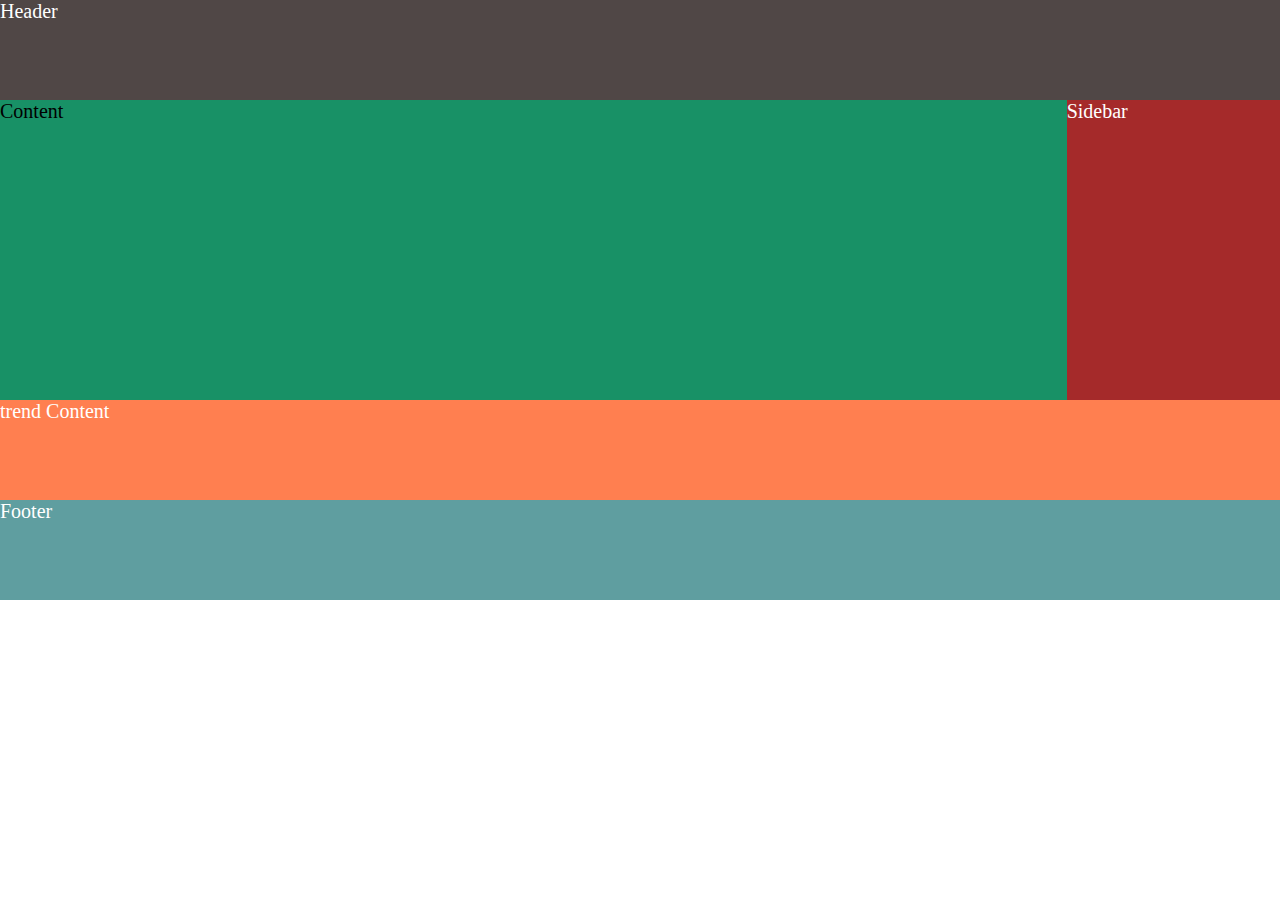
<file: pratice 1/index.html>
<!DOCTYPE html>
<html lang="en">
<head>
    <meta charset="UTF-8">
    <meta http-equiv="X-UA-Compatible" content="IE=edge">
    <meta name="viewport" content="width=device-width, initial-scale=1.0">
    <title>Document</title>
    <link rel="stylesheet" href="style.css">
</head>
<body>
    <div class="container">
        <div class="header">Header</div>
        <div class="content">Content</div>
        <div class="sidebar">Sidebar</div>
        <div class="trend-content">trend Content</div>
        <div class="footer">Footer</div>
      </div>
</body>
</html>
</file>
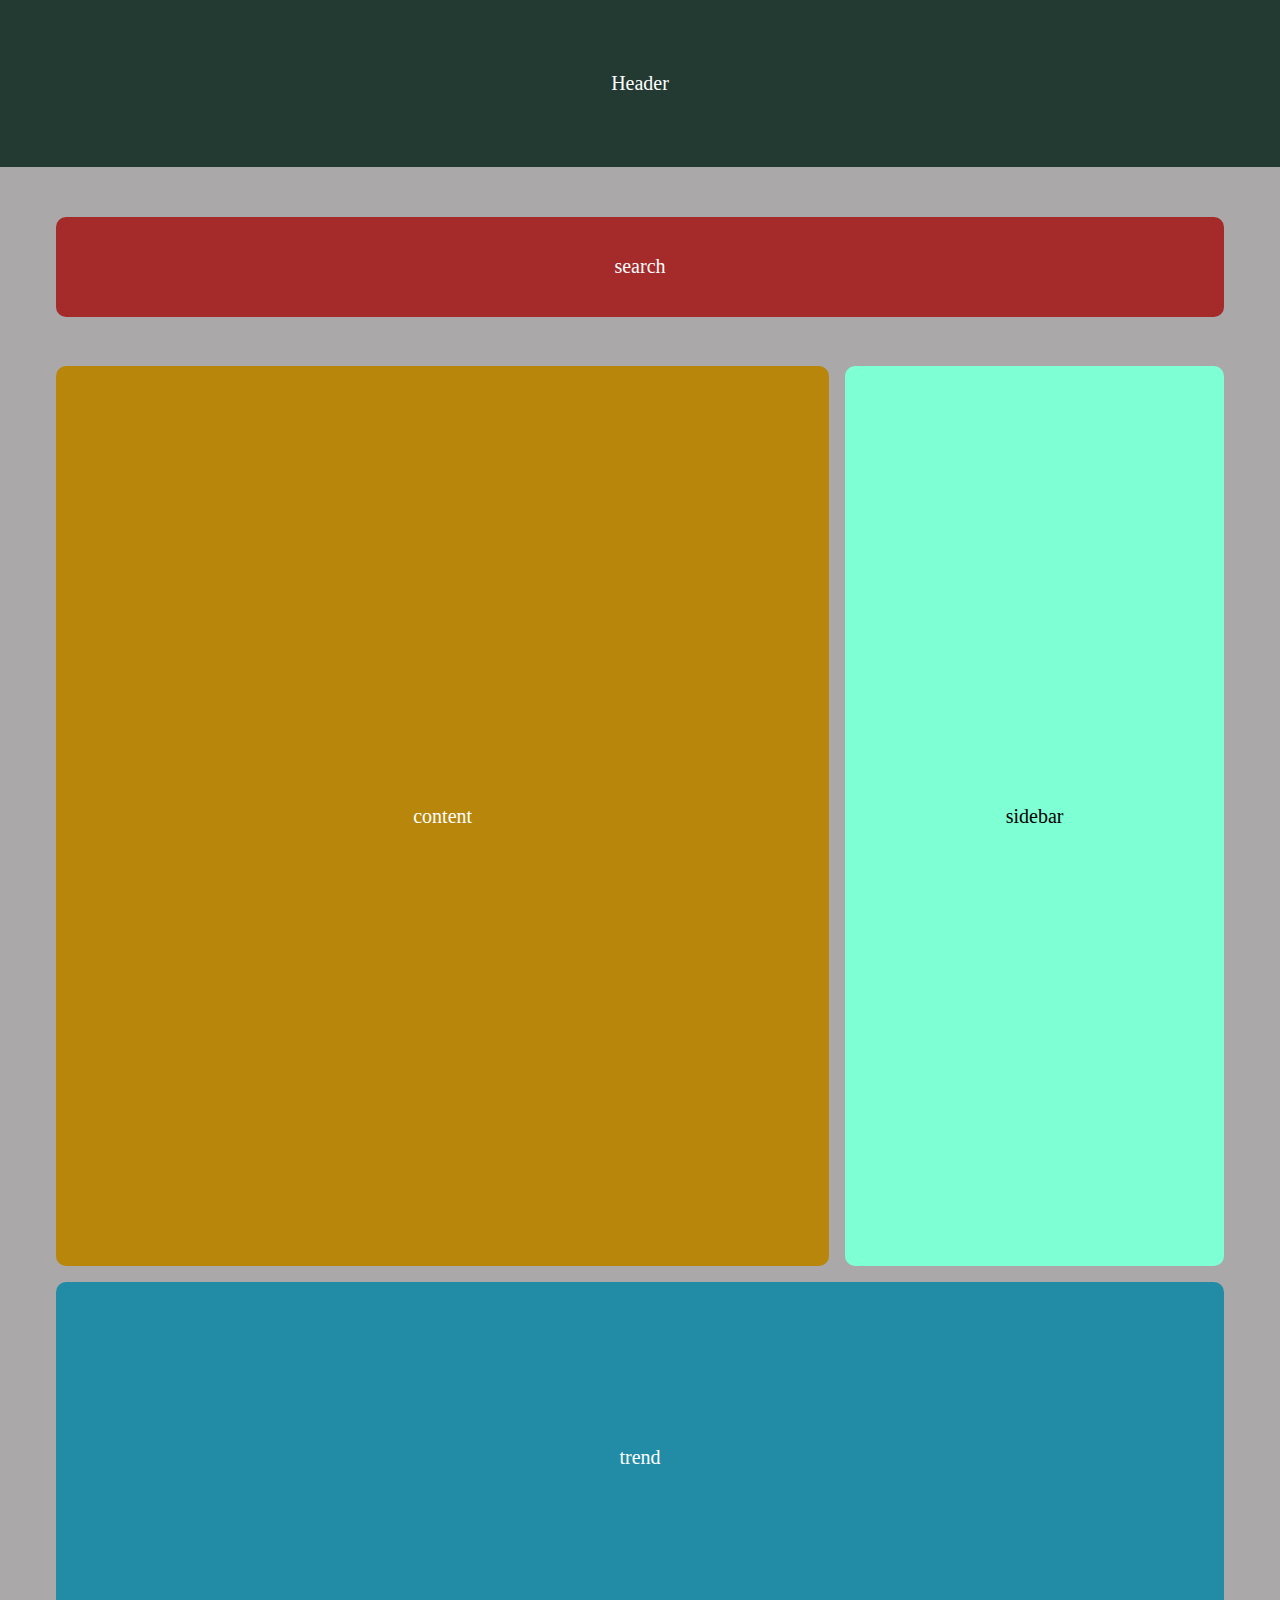
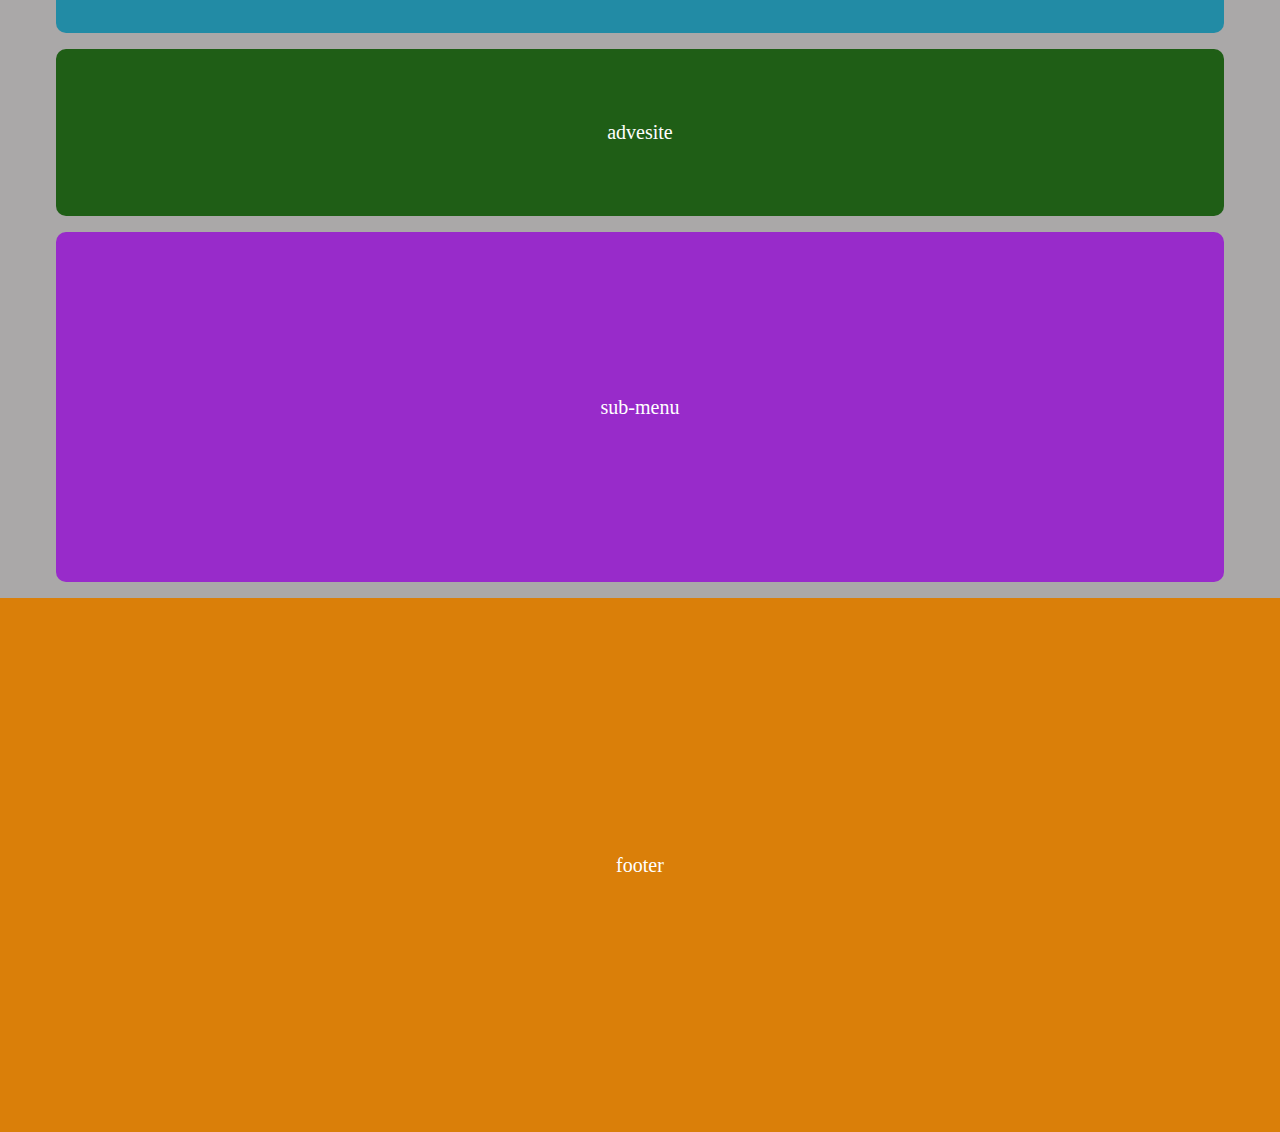
<file: pratice 2/index.html>
<!DOCTYPE html>
<html lang="en">
<head>
    <meta charset="UTF-8">
    <meta http-equiv="X-UA-Compatible" content="IE=edge">
    <meta name="viewport" content="width=device-width, initial-scale=1.0">
    <title>Document</title>
    <link rel="stylesheet" href="style.css">
</head>
<body>
    <div class="container">
        <div class="header">
            Header
        </div>
        <div class="search">search</div>
        <div class="content">content</div>
        <div class="sidebar">sidebar</div>
        <div class="trend">trend</div>
        <div class="adversite">advesite</div>
        <div class="sub-menu">sub-menu</div>
        <div class="footer">footer</div>
      </div>
</body>
</html>
</file>
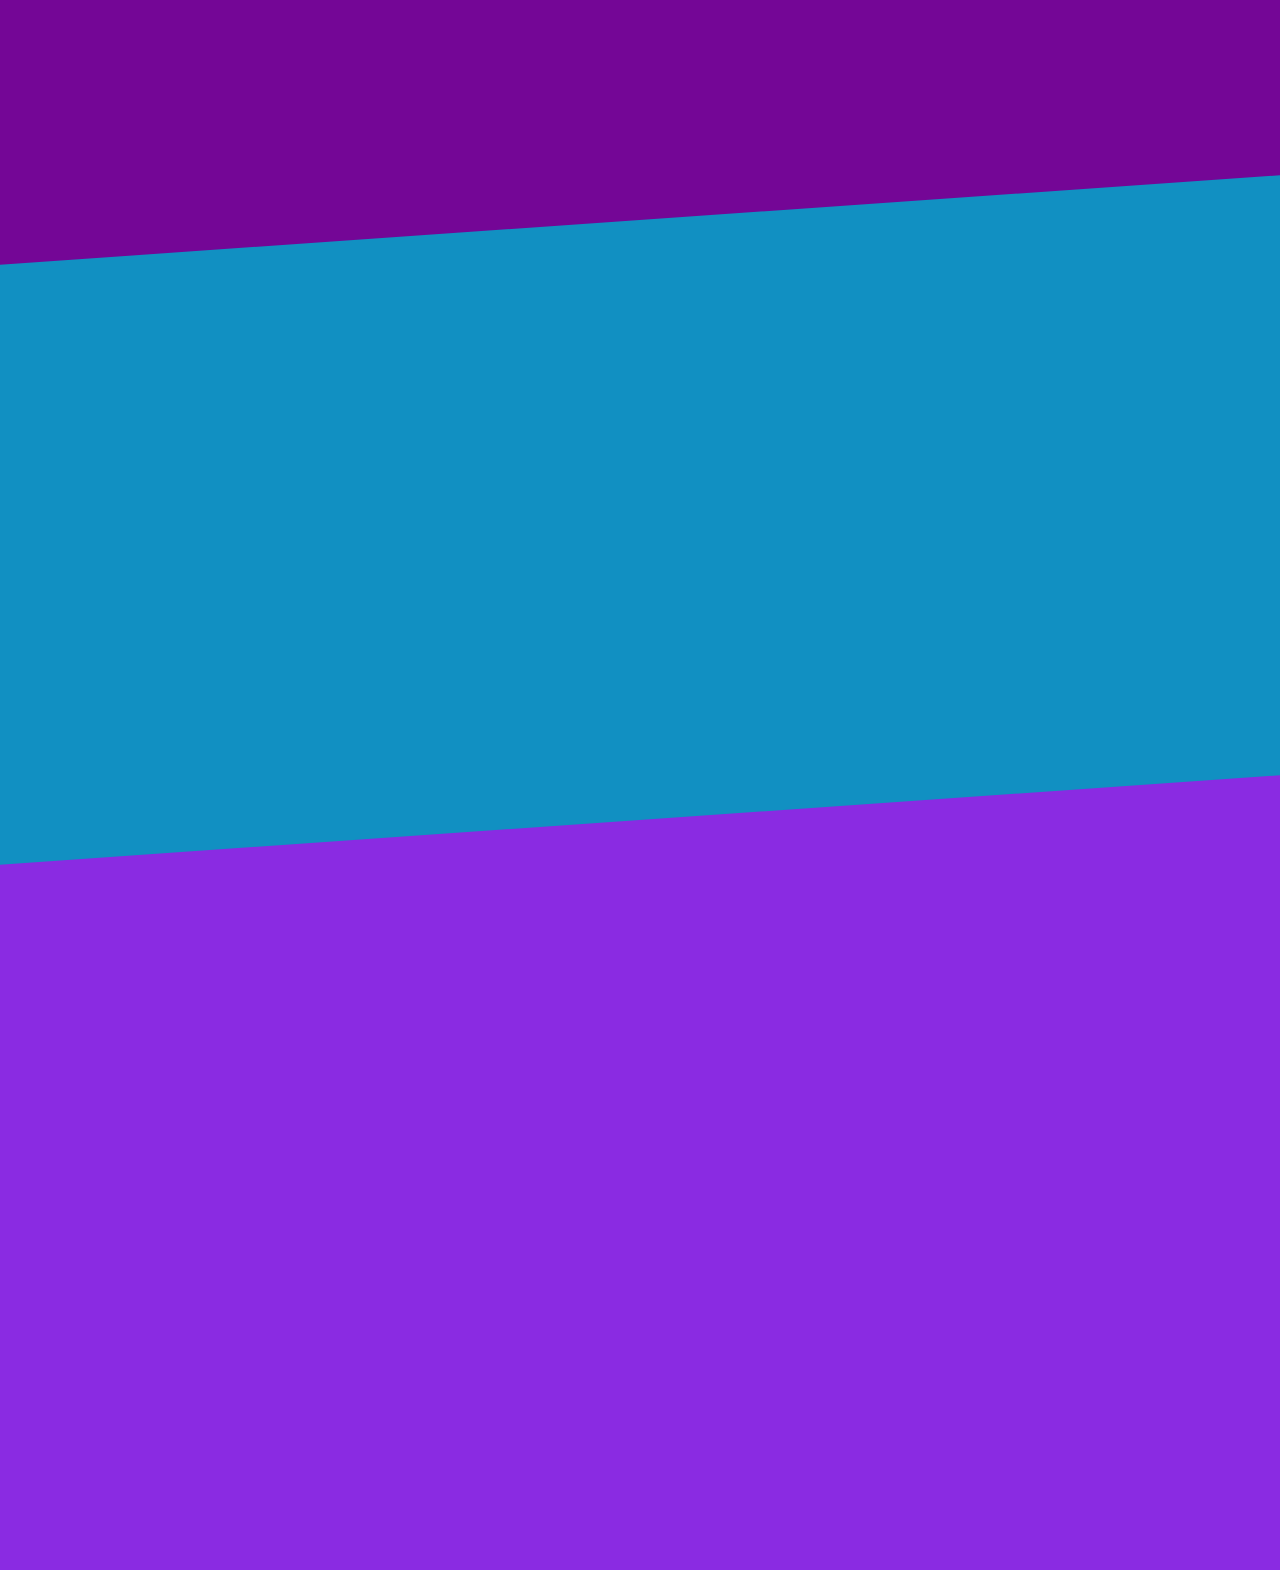
<file: pratice 4/index.html>
<!DOCTYPE html>
<html lang="en">
<head>
    <meta charset="UTF-8">
    <meta http-equiv="X-UA-Compatible" content="IE=edge">
    <meta name="viewport" content="width=device-width, initial-scale=1.0">
    <title>Skew Background</title>
    <link rel="stylesheet" href="style.css">
</head>
<body>
    <div class="container">
        <section class="header"></section>
        <section class="main--1"></section>
        <section class="gallery"></section>
    </div>
</body>
</html>
</file>
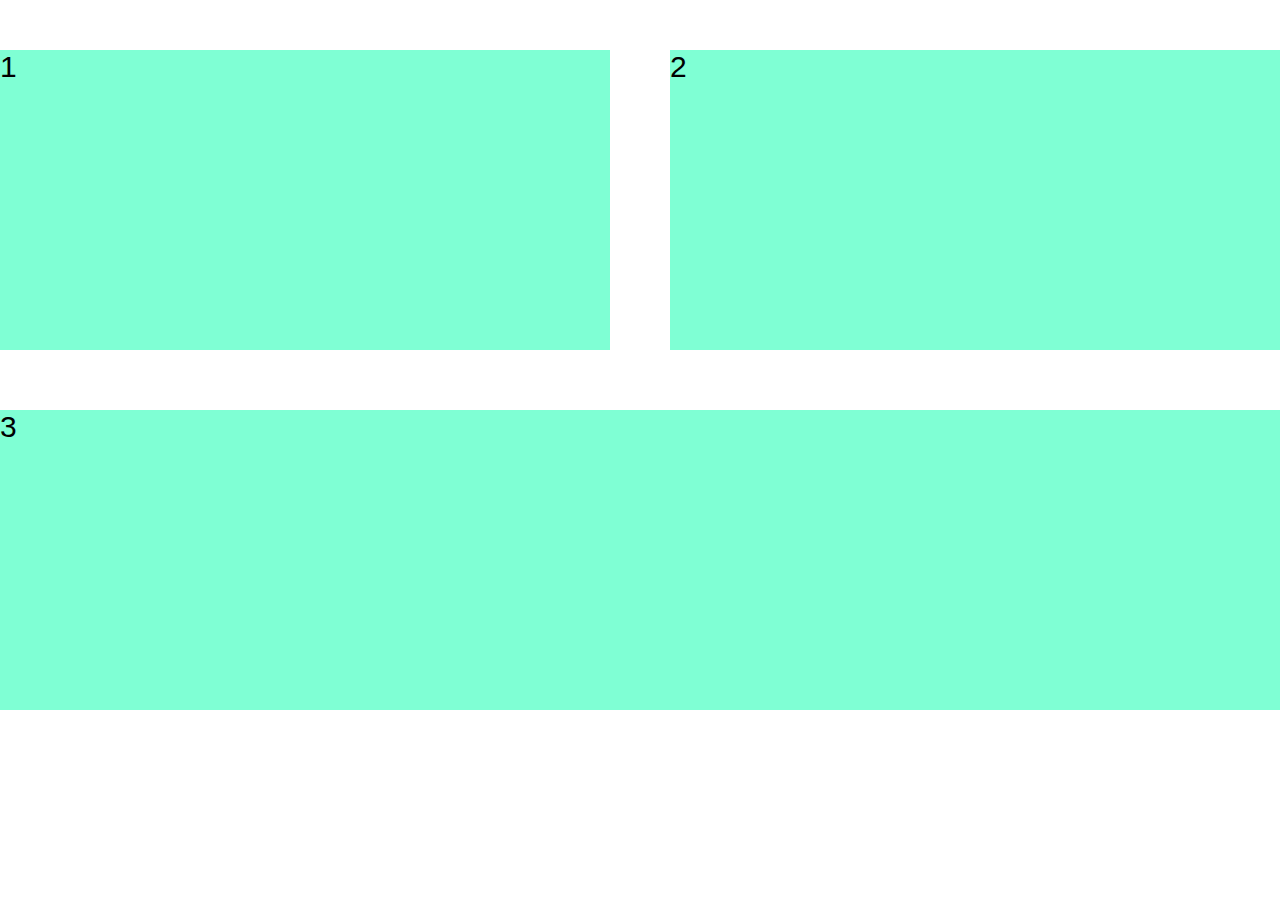
<file: pratice 5/index.html>
<!DOCTYPE html>
<html lang="en">
<head>
    <meta charset="UTF-8">
    <meta http-equiv="X-UA-Compatible" content="IE=edge">
    <meta name="viewport" content="width=device-width, initial-scale=1.0">
    <title>Flex Box Layouts</title>
    <link rel="stylesheet" href="style.css">
</head>
<body>
    <div class="container">
       <div class="columns">
        <div class="card flow">1</div>
        <div class="card flow">2</div>
        <div class="card flow">3</div>
       </div>
    </div>
</body>
</html>
</file>
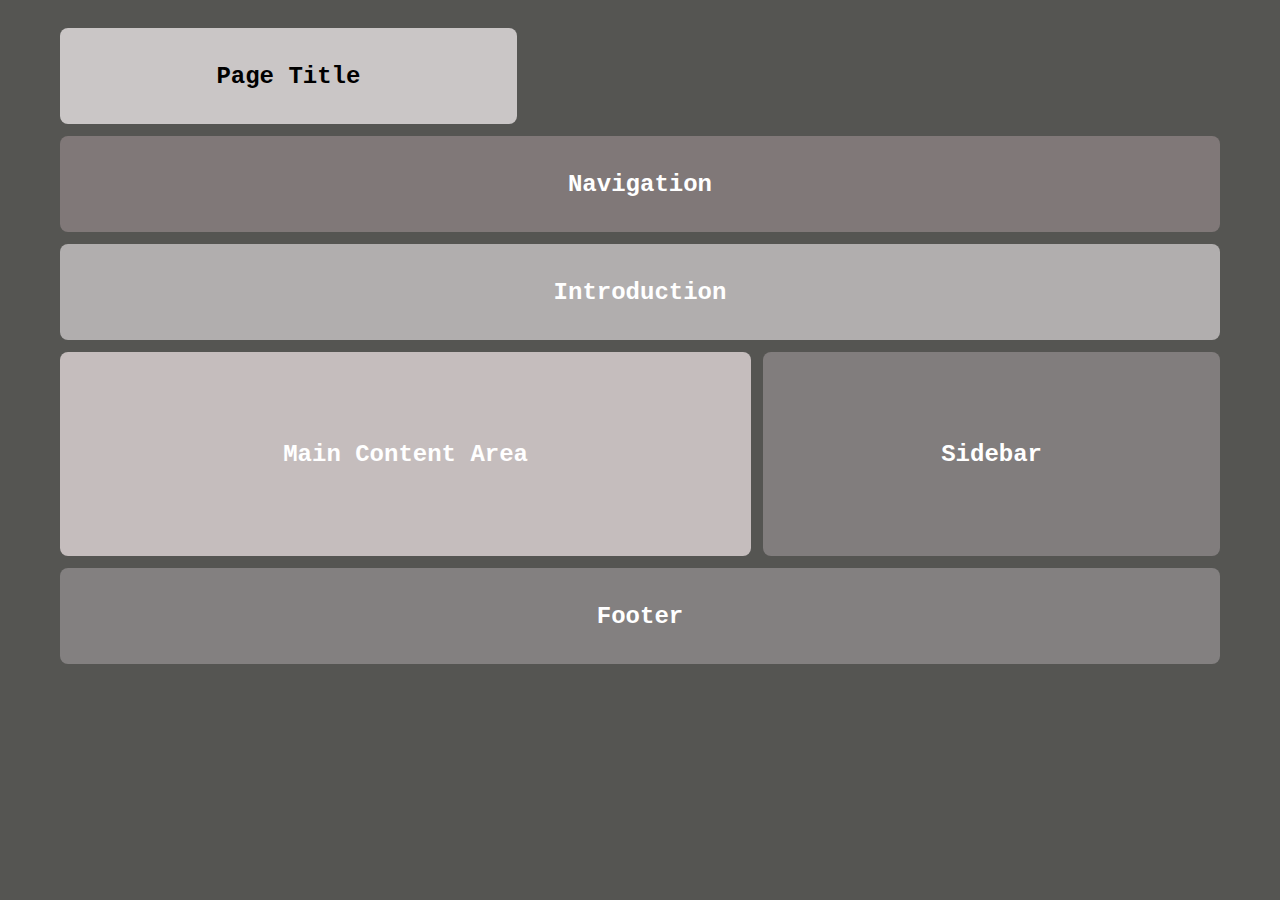
<file: pratice 3/grid area/index.html>
<!DOCTYPE html>
<html lang="en">
<head>
    <meta charset="UTF-8">
    <meta http-equiv="X-UA-Compatible" content="IE=edge">
    <meta name="viewport" content="width=device-width, initial-scale=1.0">
    <title>Pratice 3</title>
    <link rel="stylesheet" href="style.css">
</head>
<body>
    <div class="container">
        <div class="Page-Title">Page Title</div>
        <div class="Navigation">Navigation</div>
        <div class="Introduction">Introduction</div>
        <div class="Main-Content-Area">Main Content Area</div>
        <div class="Sidebar">Sidebar</div>
        <div class="Footer">Footer</div>
      </div>
</body>
</html>
</file>
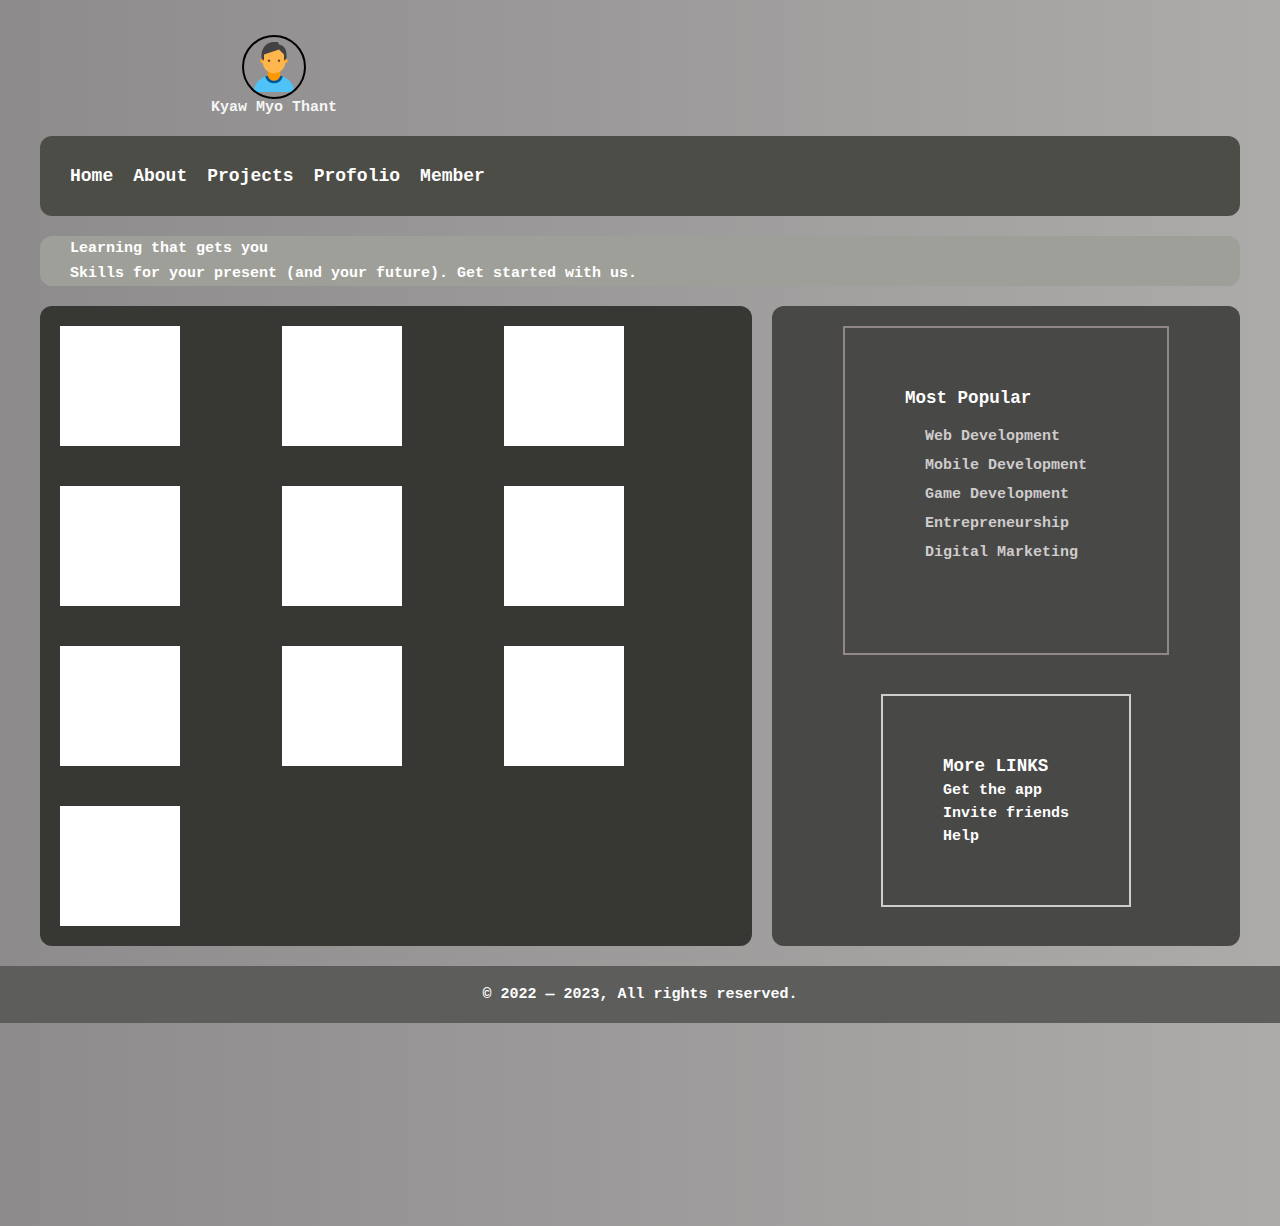
<file: pratice 3/grid name/index.html>
<!DOCTYPE html>
<html lang="en">
<head>
    <meta charset="UTF-8">
    <meta http-equiv="X-UA-Compatible" content="IE=edge">
    <meta name="viewport" content="width=device-width, initial-scale=1.0">
    <title>Grid Name</title>
    <link rel="stylesheet" href="style.css">
</head>
<body>
    <div class="container">
        <div class="Page-Title">
            <div class="avatar">
                <!-- Avatar image -->
                <img class="avatar__image" src="img/profile.png" />
                
            </div>
            <span>Kyaw Myo Thant</span>
        </div>
        <div class="Navigation">

            <ul class="menu-links">
                <li class="menu-item"><a href="#" class="menu-link">Home</a></li>
                <li class="menu-item"><a href="#" class="menu-link">About</a></li>
                <li class="menu-item"><a href="#" class="menu-link">Projects</a></li>
                <li class="menu-item"><a href="#" class="menu-link">Profolio</a></li>
                <li class="menu-item"><a href="#" class="menu-link">Member</a></li>
            </ul>

            <div class="dropdown">
                <!-- The trigger element -->
                <button class="menu">Menu</button>
            
                <!-- The content -->
                <ul class="dropdown__content">
                    <li>‌<a href="#">Home</a></li>
                    <hr> 
                    <li>‌<a href="#">Product</a></li>
                    <hr> 
                    <li>‌<a href="#">Profolio</a></li>
                    <hr> 
                    <li>‌<a href="#">Content</a></li>
                    <hr> 
                    <li>‌<a href="#">Member</a></li>
                </ul>
            </div>
        </div>
        <div class="Introduction">
            <p>Learning that gets you</p>
            <p>Skills for your present (and your future). Get started with us.</p>
        </div>
        <div class="Main-Content-Area">
            <div class="cards">
            <!-- A card with given width -->
            <div class="cards__item">
                <div class="card__link">
                    <div class="container">
                        <!-- Value -->
                        <div class="container__value">
                            1k
                        </div>
                    
                        <!-- Label -->
                        <div class="container__label">
                            ++
                        </div>
                    </div>
                </div>
            </div>
        
            <!-- Repeat other cards -->
            <div class="cards__item">
                <div class="card__link"></div>
            </div>
            <div class="cards__item">
                <div class="card__link"></div>
            </div>
            <div class="cards__item">
                <div class="card__link"></div>
            </div>

            <div class="cards__item">
                <div class="card__link"></div>
            </div>
            <div class="cards__item">
                <div class="card__link"></div>
            </div>
            <div class="cards__item">
                <div class="card__link"></div>
            </div>
            <div class="cards__item">
                <div class="card__link"></div>
            </div>
            <div class="cards__item">
                <div class="card__link"></div>
            </div>
            <div class="cards__item">
                <div class="card__link"></div>
            </div>
            
        </div></div>
        <div class="Sidebar">
           <div class="sidebar__content--1">
            <h3>Most Popular</h3>
            <ul class="siberbar-left">
                <li><a href="#">Web Development</a></li>
                <li><a href="#">Mobile Development</a></li>
                <li><a href="#">Game Development</a></li>
                <li><a href="#">Entrepreneurship</a></li>
                <li><a href="#">Digital Marketing</a></li>
            </ul>
           </div>

           <div class="sidebar__content--2">
            <h3>More LINKS</h3>

            <ul class="sidebar__right">
                <li>Get the app</li>
                <li>Invite friends</li>
                <li>Help</li>
            </ul>
           </div>
        
        </div>
        <div class="Footer">© 2022 — 2023,  All rights reserved.</div>
      </div>
</body>
</html>
</file>
<file: pratice 1/style.css>
*,
*::before,
*::after{
    padding: 0;
    margin: 0;
    box-sizing: border-box;
}

.container {  display: grid;
    grid-template-columns: 1fr 1fr 1fr 1fr 1fr 1fr;
    grid-template-rows: 1fr 1fr 1fr 1fr 1fr 1fr;
    grid-auto-rows: 1fr;
    /* gap: 5px 0px; */
    grid-auto-flow: row;
    grid-template-areas:
      "header header header header header header"
      "content content content content content sidebar"
      "content content content content content sidebar"
      "content content content content content sidebar"
      "trend-content trend-content trend-content trend-content trend-content trend-content"
      "footer footer footer footer footer footer";
      color: #fff;
      font-size: 20px;
      place-items: center;
  }
  
  .header { grid-area: header; background-color: rgb(80, 71, 70); width: 100%; height: 100px;}
  
  .content {
    width: 100%;
    height: 100%;
    grid-area: content;
    background-color: rgb(24, 145, 102);
    height: clac(100vh-100px);
    color: #000;
   place-items: center;
  }
  
  .sidebar { grid-area: sidebar; background-color: brown; height: 100%; width: 100%; }
  
  .trend-content { grid-area: trend-content; background-color: coral;height: 100%; width: 100%;}
  
  .footer { grid-area: footer; background-color: cadetblue; height: 100%; width: 100%;}
</file>
<file: pratice 2/style.css>
*,
*::before,
*::after {
    margin: 0;
    padding: 0;
    box-sizing: border-box;
}

:root {
    font-size: 62.5%;
}

body {
    background-color: rgb(170, 168, 168);
}
.container {  display: grid;
    grid-template-columns: 4rem 1fr 1fr 1fr 1fr 1fr 1fr 4rem;
    grid-template-rows: 1fr 1fr 1fr 1fr 1fr 1fr 1fr 1fr 1fr 1fr 1fr 1fr 1fr 1fr 1fr;
    grid-auto-rows: 1fr;
    gap: 16px;
    color: #fff;
    grid-auto-flow: row;
    justify-content: center;
    justify-items: center;
    align-items: center;
    grid-template-areas:
      "header header header header header header header header"
      ". search search search search search search ."
      ". content content content content sidebar sidebar ."
      ". content content content content sidebar sidebar ."
      ". content content content content sidebar sidebar ."
      ". content content content content sidebar sidebar ."
      ". content content content content sidebar sidebar ."
      ". trend trend trend trend trend trend ."
      ". trend trend trend trend trend trend ."
      ". adversite adversite adversite adversite adversite adversite ."
      ". sub-menu sub-menu sub-menu sub-menu sub-menu sub-menu ."
      ". sub-menu sub-menu sub-menu sub-menu sub-menu sub-menu ."
      "footer footer footer footer footer footer footer footer"
      "footer footer footer footer footer footer footer footer"
      "footer footer footer footer footer footer footer footer";
  }
  
  .search { grid-area: search; background-color: brown; width: 100%; height: 100px;  border-radius: 10px; display: grid; place-items: center; font-size: 20px;}
  
  .content { grid-area: content; background-color: darkgoldenrod;width: 100%; height: 100vh;display: grid; place-items: center; font-size: 20px; border-radius: 10px;}
  
  .sidebar { grid-area: sidebar; background-color: aquamarine; width: 100%; height: 100%;display: grid; place-items: center; font-size: 20px; color: #000;border-radius: 10px;}
  
  .header { grid-area: header; background-color: rgb(35, 58, 50);width: 100%; height: 100%;display: grid; place-items: center; font-size: 20px;}
  
  .trend { grid-area: trend; background-color: rgb(34, 139, 165);width: 100%; height: 100%;display: grid; place-items: center; font-size: 20px; border-radius: 10px;}
  
  .adversite { grid-area: adversite; background-color: rgb(31, 94, 22);width: 100%; height: 100%;display: grid; place-items: center; font-size: 20px; border-radius: 10px;}
  
  .sub-menu { grid-area: sub-menu; background-color: rgb(152, 43, 202);width: 100%; height: 100%;display: grid; place-items: center; font-size: 20px; border-radius: 10px;}
  
  .footer { grid-area: footer;background-color: rgb(218, 127, 9); width: 100%; height: 100%;display: grid; place-items: center; font-size: 20px;}
</file>
<file: pratice 4/style.css>
*,
*::before,
*::after {
    padding: 0;
    margin: 0;
    box-sizing: border-box;
}

body {
    height: 100vh;
    
}

.container {
    
    /* overflow: hidden; */
}
.header {
    height: 300px;
    background-color: rgb(116, 6, 150);
    z-index: 100;
}

.main--1 {
    background-color: rgb(17, 144, 194);
    height: 600px;
    transform: skewY(-4deg);
    z-index:-100;
    margin-top: -80px;
}

.gallery {
    background-color: blueviolet;
    height: 800px;
    margin-top: -50px;

}
</file>
<file: pratice 5/style.css>
*,
*::after,
*::before {
    margin: 0;
    padding: 0;
    box-sizing: border-box;
}

html {
    font-size: 62.5%;
    font-family: 'Gill Sans', 'Gill Sans MT', Calibri, 'Trebuchet MS', sans-serif;
}
.columns {
    
    /* align-items: center; */
    font-size: 3rem;
    margin-top: 5rem;
    gap: 2em;
    display: flex;
    flex-wrap: wrap;
    justify-content: center;
    
}

.columns > * {
    flex-basis: 40rem;
    flex-shrink: 1;
    flex-grow: 1;
    background-color: aquamarine;
    height: 30rem;
    
}
</file>
<file: pratice 3/grid area/style.css>
*,
*::before,
*::after {
    padding: 0;
    margin: 0;
    box-sizing: border-box;
}

.root {
    font-size: 62.5%;
}

body {
    font-family: 'Courier New', Courier, monospace;
    font-size: 1.5rem;
    height: 100vh;
    width: 100%;
    color: #fff;
    background-color: rgb(85, 85, 82);

}

.container {  
    
    display: grid;
    grid-template-columns:2em 1fr 1fr 1fr 1fr 1fr 2em;
    grid-template-rows:1rem 1fr 1fr 1fr 1fr 1fr 1fr;
    font-weight: 700;
    gap: 12px;
    grid-auto-flow: row;
    grid-template-areas:
    ". . . . . . ."
      ". Page-Title Page-Title . . . ."
      ". Navigation Navigation Navigation Navigation Navigation ."
      ". Introduction Introduction Introduction Introduction Introduction ."
      ". Main-Content-Area Main-Content-Area Main-Content-Area Sidebar Sidebar ."
      ". Main-Content-Area Main-Content-Area Main-Content-Area Sidebar Sidebar ."
      ". Footer Footer Footer Footer Footer .";
  }
  
  .Page-Title {
    color: #000;
    background-color: rgb(202, 198, 198);
    grid-area: Page-Title;
    width: 100%;
    height: 6rem;
    display: grid;
    place-items: center;
    border-radius: 0.5rem;
  }
  
  .Navigation { 
      grid-area: Navigation; 
      background-color: rgb(128, 120, 120);
      width: 100%;
      height: 100%;

      display: grid;
      place-items: center;
      border-radius: 0.5rem;
    }
  
  .Introduction { 
      grid-area: Introduction; 
      background-color: rgb(177, 174, 174);
      width: 100%;
      height: 100%;

      display: grid;
      place-items: center;
      border-radius: 0.5rem;
     }
  .Main-Content-Area { 
      grid-area: Main-Content-Area; 
      background-color: rgb(197, 189, 189);
      width: 100%;
      height: 100%;

      display: grid;
      place-items: center;
      border-radius: 0.5rem;
    }
  
  .Sidebar { 
      grid-area: Sidebar; 
      background-color: rgb(129, 125, 125);
      width: 100%;
      height: 100%;
      display: grid;
      place-items: center;
      border-radius: 0.5rem;
    }
  
  .Footer {
        grid-area: Footer;
        background-color: rgb(131, 128, 128);
        display: grid;
        place-items: center;
        border-radius: 0.5rem;
    }
</file>
<file: pratice 3/grid name/style.css>
*,
*::after,
*::before {
    margin: 0;
    padding: 0;
    box-sizing: border-box;
}

:root {
    font-size: 62.5%;
}

body {
    font-family: 'Courier New', Courier, monospace;
    font-weight: 700;
    color: #fff;
    font-size: 1.5rem;
    background: linear-gradient(to right, rgb(141, 139, 139) , rgb(173, 170, 170));
}

.container {
    display: grid;
    height: 100vh;
    grid-template-columns: 2rem 1fr 1fr 1fr 1fr 1fr 2rem;
    grid-template-rows: [empty-start] 1.5rem [empty-end pageTitle-start] 1fr [pageTitle-end navigation-start] 1fr [navigation-end introduction-start] 1fr [introduction-end mainArea-start] 2fr [mainArea-end footer-start] 1fr [footer-end];
    gap: 2rem;
}

.Page-Title {
    grid-column: 2/4;
    grid-row: pageTitle-start / pageTitle-end;
    /* background-color: #838080; */

    color: rgb(245, 245, 245);
    display: grid;
    place-items: center;
}


.avatar {
    /* Rounded border */
    border-radius: 50%;
    border: 2px solid #000;
    height: 64px;
    width: 64px;
}

.avatar__image {
    /* Rounded border */
    border-radius: 50%;

    /* Take full size */
    height: 100%;
    width: 100%;
    float: left;

}

.Navigation {
    grid-row: navigation-start / navigation-end ;
    grid-column: 2/7;
    background-color: hsl(60, 4%, 29%);

    display: grid;
    place-items: center start;
    border-radius: 1.2rem;
}

.menu-links {
    display: flex;
    font-size: 1.8rem;
    justify-content: center;
    align-items: center;
    /* margin: 2rem 0 0 5rem; */
    margin: 3rem;
}

.menu-item {
    list-style: none;
}

.menu-link {
    padding-right: 2rem;
    text-decoration: none;
    color: #fff;
}

.menu-link:hover {
    color: #cfcccc;
}

.dropdown {
    position: relative;
    /* display: grid;
    place-items: end; */
}

.menu {
    cursor: pointer;
    color: #fff;
    padding: 3rem 5rem;
    font-size: 1.5rem;
    font-weight: 700;
    background-color: transparent;
    border: none;
    display: none;
    
}

.menu:hover {
    color: #cfcccc;
}

/* Hide the dropdown's content by default */
.dropdown__content {
    display: none;

    /* Position it right below the trigger element */
    left: 0;
    padding-top: 4px;
    position: absolute;
    top: 100%;

    /* It should be on the top of other elements */
    background-color: rgb(110, 105, 105);
    z-index: 9999;

    /* Size */
    height: 200px;
    width: 200px;
    border-radius: 0.5rem;

}

.dropdown__content li {
    font-size: 1.5rem;
    list-style: none;
    color: #000;
    display: grid;
    place-items:start;
    margin-left: 6rem;
}
.dropdown__content a {
    text-decoration: none;
    color: #fff;
}

/* Show the content when hover on the container */
.dropdown:hover .dropdown__content {
    display: block;
}



.Introduction {
    grid-row: introduction-start / introduction-end ;
    grid-column: 2/7;
    background-color: hsl(60, 3%, 61%);

    display: grid;
    padding-left: 3rem;
    place-items:center start;
    border-radius: 1.2rem;

    height: 5rem;
    
}

.Main-Content-Area {
    grid-row: mainArea-start / mainArea-end ;
    grid-column: 2/5;
    background-color: hsl(60, 3%, 21%);

    display: grid;
    place-items: center;
    border-radius: 1.2rem;
}

.cards {
    display: flex;

    /* Put a card in the next row when previous cards take all width */
    flex-wrap: wrap;

    margin-left: -8px;
    margin-right: -8px;
}

.cards__item {
    /* There will be 4 cards per row */
    flex-basis: 25%;

    padding-left: 8px;
    padding-right: 8px;
    margin: 2rem;
    cursor: pointer;
}

.card__link {
    width: 12rem;
    height: 12rem;
    background-color: #fff;

}

.Sidebar {
    grid-row: mainArea-start / mainArea-end ;
    grid-column: 5/7;
    background-color: hsl(60, 1%, 28%);

    display: grid;
    place-items: start center;
    border-radius: 1.2rem;
}

.sidebar__content--1 {
    border: 2px solid rgb(145, 135, 135);
    padding: 6rem;
    margin: 2rem auto;

}
.siberbar-left {
    padding: 2rem;
}

.siberbar-left li {
    list-style: none;
    margin-bottom: 1.2rem;
}

.siberbar-left li a {
    text-decoration: none;
    color: #cfcccc;
}

.siberbar-left li a:hover {
    color: #999b9c;
}

.sidebar__content--2 {
    border: 2px solid #cfcccc;
    padding: 6rem;
    margin-bottom: 2rem;
}
.sidebar__right li {
    margin-top: 0.6rem;
    list-style: none;
}


.Footer {
    grid-row: footer-start / footer-end ;

    background-color: hsl(60, 1%, 36%);
    grid-column: 1/8;

    display: grid;
    place-items: center;
    /* border-radius: 1.2rem; */
    padding: 2rem;
    gap: 0;
}


/* media screen  */
@media  screen and (max-width:780px) {

    .container{
        grid-template-rows: [empty-start] 1.5rem [empty-end pageTitle-start] 1fr [pageTitle-end navigation-start] 1fr [navigation-end introduction-start] 1fr [introduction-end mainArea-start] 2fr [mainArea-end sidebar-start] 1fr [sidebar-end footer-start] 1fr [footer-end];
    }

    .menu-links {
    margin: 0;
    }

    .Main-Content-Area {
        grid-column: 2/7;
        background-color: hsl(60, 3%, 21%);
    
        display: grid;
        place-items: center;
        border-radius: 1.2rem;
    }

    .Sidebar {
        grid-row: sidebar-start / sidebar-end ;
        grid-column: 2/7;
        background-color: hsl(60, 1%, 28%);
    
        display: grid;
        place-items: start center;
        border-radius: 1.2rem;
    }

    .menu-item {
        display: none;
    }
    .menu {
        display: block;
    }
    
}
</file>
